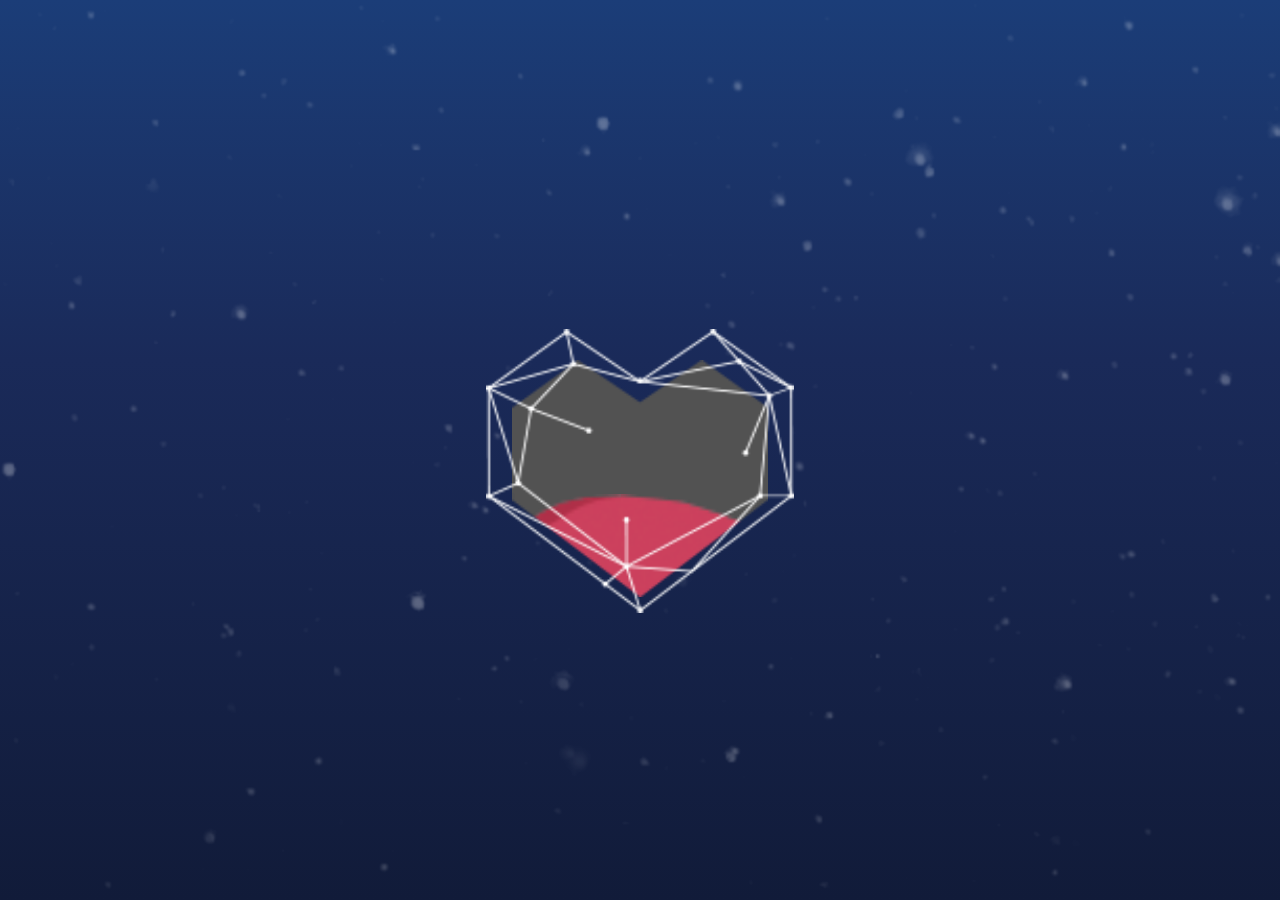
<file: page/index.html>
<!DOCTYPE>
<html>
<head>
    <meta charset="UTF-8">
    <title>时间回忆录</title>
    <meta http-equiv="X-UA-Compatible" content="IE=7"/>
    <meta http-equiv="Content-Type" content="text/html;charset=UTF-8" />
    <meta name="viewport" content="width=320, initial-scale=1.0, minimum-scale=1.0, maximum-scale=1.0, minimal-ui, user-scalable=no,target-densityDpi=super-high-dpi">
    <meta name="renderer" content="webkit">
    <meta name="apple-mobile-web-app-capable" content="yes" />
    <meta name="apple-mobile-web-app-status-bar-style" content="black" />
    <meta name="format-detection" content="telphone=no, email=no" />
    <meta name="HandheldFriendly" content="true">
    <meta name="MobileOptimized" content="320">
    <meta name="browsermode" content="application">
    <meta name="x5-page-mode" content="app">
    <meta name="msapplication-tap-highlight" content="no">
    <meta name="format-detection" content="telephone=no">
    <link href="css/style.css" type="text/css" rel="stylesheet" charset="utf-8" />
    <script src="js/jquery.js"></script>
    <script src="js/GSAP/TweenMax.min.js"></script>
    <script src="./js/GSAP/plugins/ScrollToPlugin.min.js"></script>
    <script src="js/hammer.min.js"></script>
    <script src="js/jquery.hammer.js"></script>
    <script src="js/jquery.cookie.js"></script>
    <script src="js/mScrollPage.js"></script>
    <script src="js/preLoad.js"></script>
    <script src="js/common.js"></script>

    <!--<script type="text/javascript">var cnzz_protocol = (("https:" == document.location.protocol) ? " https://" : " http://");document.write(unescape("%3Cspan class='cnzz_stat' id='cnzz_stat_icon_1257417163'%3E%3C/span%3E%3Cscript src='" + cnzz_protocol + "s4.cnzz.com/z_stat.php%3Fid%3D1257417163' type='text/javascript'%3E%3C/script%3E"));</script>-->

</head>
<body>
<div style="display:none"><img src='images/AX9A3193.JPG' /></div>
<div class="firstload">
    <img src="images/star0.png">
    <img src="images/star1.png">
    <img src="images/loading_heart1.png">
    <img src="images/loading_heart_wave.png">
    <img src="images/loading_light0.png">
    <img src="images/loading_heart_empty.png">
</div>
<div class="siteMain siteIndex">
    <!--<div class="btnMusic"><img src="images/btn_music.png"></div>-->
    <div class="mainContent canTouch">
        <div class="wrap">
            <div class="bg posabs"></div>
            <ul>
                <li class='sky0 fullScreenSzie dynamicBG'>
                    <ul>
                        <li><img src="images/star1.png"></li>
                    </ul>
                </li>
                <li class='sky1 fullScreenSzie'></li>
                <li class='sky2 fullScreenSzie isTableCell'>
                    <div class="stars posabs"></div>
                    <!--<div class="t0"><img src="images/index_t0.png"></div>-->
                    <!--<div class="t1"><img src="images/index_t1.png"></div>-->
                    <div class="p0">
                        <div class="star posabs"><img src="images/index_figure_star.png"></div>
                        <div class="figure"><img src="images/index_figure.png"></div>
                    </div>
                    <div class="b0">
                        <div class="wave0 posabs"><img src="images/index_b0_wave0.png"></div>
                        <div class="wave1 posabs"><img src="images/index_b0_wave1.png"></div>
                        冬瓜
                    </div>
                </li>
            </ul>
        </div>
    </div>
</div>

<div class="siteMain siteSelect">
    <div class="msgbox msgSelecctTips">
        <div class="wrap posabs">
            <div class="p0"><img src="images/select_tips.png"></div>
            <div class="w0">我们的故事<br>点击屏幕进入选择故事</div>
        </div>
    </div>
    <div class="mainContent">
        <div class="bg posabs"></div>
        <ul class="pos">
            <li class='hit'><div></div></li>
            <li><div></div></li>
            <li><div></div></li>
            <li><div></div></li>
            <li><div></div></li>
            <li><div></div></li>
            <li><div></div></li>
            <li><div></div></li>
            <li><div></div></li>
        </ul>
        <ul class="stars">
            <li v=0><div class="w">心墙</div><img src="images/star_p0.png"></li>
        </ul>

    </div>
</div>
<div class="siteMain sitePageLoad">
    <div class="mainContent fullScreenSzie isTableCell">
        <div class="bg posabs"></div>
        <div class="w0">1</div>
        <div class="w1">2</div>
        <div class="w2">0%</div>
    </div>
</div>
<div class="siteMain siteWork">
    <div class="msgbox msgShare">
        <div class="wrap">
            <div class="bg posabs"></div>
            <!--<div class="p0 posabs"><img src="images/work_p0.png"></div>-->
            <div class="b b0 posabs">其他故事</div>
        </div>
    </div>
    <div class="arrow"><img src="images/work_arrow.png"></div>
    <div class="mainContent">
        <ul>

            <!-- 				<li class='fullScreenSzie'>
                                <img src="images/works/w0/p_0.jpg">
                                <div class="title"><span class="t0">滕健作品，魅族手机拍摄</span><span class="t1">1/10</span></div>
                                <div class="word">你与我，相隔千里</div>
                            </li>
             -->
        </ul>
    </div>
</div>
<!-- <audio class="musicBox" id="musicTap" preload="metadata" src="mp3/tap.mp3"></audio> -->
</body>
</html>

<script>
    const abc = {}
    const cba = {}
    var photoScrollAction;
    var workSeeOver=0;
    var starsRunning=0;
    var worksArr = new Array();
    var workWArr = new Array();
    var itemId;
    var workId;
    var canTouch=1;
    var thisWorkId=0;
    var loadOverTimer;
    var photoArr = new Array();

    worksArr=[
        {"t":"触不到的恋人","c":"多希望，你就在我身旁。","id":3},
        {"t":"恋人","c":"兄弟以上，恋人已满。","id":1},
        {"t":"遥远的附近","c":"爱情，也许就在身边。","id":6},
        {"t":"初识","c":"初与君相识，犹如故人归。","id":4},
        {"t":"初遇","c":"缘深缘浅原如梦，絮言絮语续半生。","id":2},
        {"t":"初遇","c":"缘深缘浅原如梦，絮言絮语续半生。","id":8},
        {"t":"初恋","c":"有时候，分手，是为了以后更好地相爱。","id":5},
        {"t":"Online To Offline","c":"我们在虚拟世界相识，实打实地相爱。","id":7},
        {"t":"心墙","c":"我的心有一堵墙，但你为我开了窗。","id":0},
    ]

    workWArr[0]=["遇见妳，是最美丽的意外","是妳，让我在单身8年之后，重新相信爱情","这美好，恨不能早点相遇","我开始习惯有妳的陪伴","我喜欢妳求我买爆米花的样子","我喜欢妳假装不理我的样子","我喜欢有妳陪伴的旅行","我喜欢把妳背起来游戏","我喜欢和妳，迎着风，一起前行",]
    workWArr[1]=["我们在一起两年多了","认识自我的过程，我们花了很长时间","曾经一度怀疑是否能够找到真爱","直到某一天我们遇到了对方","接触之后，发现彼此都是对味的人","我们成为朋友，成为兄弟","也成为恋人","我们一起生活，一起跑步","时刻相互依偎在一起","一起勇敢爱下去",]
    workWArr[2]=[
        "我们曾在同一个城市上生活十几年，没有任何交集",
        "前世五百次的回眸，才会换来今生的擦肩而过。<br>今生短短的相见一面，前世又聚集了多少的情缘。",
        "十七岁那年的雨季<br>成长已慢慢接近",
        "我们在网上认识，却从未见过面<br>虽然现实中仅仅一墙之隔",
        "然而,命运的齿轮却已悄悄运转<br>也许一切都是命运石之门的选择",
        "也许是上天注定,遇见妳，是最美丽的意外",]
    workWArr[3]=["你与我，相隔千里","思念，真的是一种病","每天都要看看你，才能安稳入眠","每逢佳节，总想象你在我身边","这座城很小，到处都是你我的回忆","有时甚至幻想着，你会突然出现","任性的时候，就不顾一切飞到你身边","我们的故事，丰富到可以写成一篇长篇小说","而你，是我的最佳男主角","期待着有一天，能紧握你的手，大步往前走",]
    workWArr[4]=[
        "那年，我们步入了向往的大学生涯",
        "步入大学的我们都很迷茫",
        "而你如同一个天使，走进我的生活",
        "也许真的有前世，遇到你就有说不出的感觉",
        "每天聊天到深夜，我们成为朋友，成为兄弟",
        "也成为恋人",
      ]
    workWArr[5]=["分手一年之后，还是觉得彼此最舒服","习惯了彼此的依偎","习惯了彼此的陪伴","就连彼此的凝望都那么默契","创业的压力曾让我们失衡","还好我们理解了生活","爱情和事业都在我们共同的蓝图里","失而复得后，会更珍惜有你的时光","以及有你的风景","爱情有很多选择，但你是唯一",]
    workWArr[6]=["我们曾在同一个小镇上生活十几年，没有任何交集","这家烧烤店，你我都分别光临过无数次，却从没遇到过","距离很近，却又很远","直到某一天，我们无意中相遇","爱情来得太快，比小说里写的还更加意外","我去你的农科院，体验你的生活","曾经每日独自渡江上班，如今却有了你的陪伴","我们享受着彼此的肉体、精神以及其他一切","我们在遥远的附近，痛快地爱着",]
    workWArr[7]=["我们在网上认识，却从未见过面","在一次长板活动上，我们见到了对方","第一次短暂相处，便发现我们如此契合","分别后，彼此都在对方的心里住下了","喜欢和你在一起的感觉，便又飞到你身边","享受与你的每一次拥抱","在一起的时光，我们都分外珍惜","世界那么大，我只想和你相依一隅","纷扰喧闹的世界里，你最真实","感谢爱情，网住了我和你",]
    workWArr[8]=[
        "那年，我们步入了向往的大学生涯",
        "步入大学的我们都很迷茫",
        "而你如同一个天使，走进我的生活",
        "也许真的有前世，遇到你就有说不出的感觉",
        "每天聊天到深夜，我们成为朋友，成为兄弟",
        "也成为恋人",
        "每一次枕你入眠，都会确信，一见钟情并非传说","回忆第一次见面，红墙下的你，温柔又美丽","我们心照不宣，默契地牵起对方的手","我拖着你的脸颊，双眼诉说着永远","但爱情，有甜蜜，也有忧愁和叹息","我们跟所有情侣一样，会冷战，会矛盾","幸好，你会借着烟火的微光自省","我也会在心中回环往复地思念你","和好如初会更懂彼此的弥足珍贵","我们都坚定要把“一见钟情”变为“一眼永恒”",]



    //加载...
    $(function(){
        var preLoadImgList = new Array('images/index_bg.png', 'images/index_star0.png', 'images/index_star1.png','images/loading_heart_wave.png', 'images/star_p0.png', 'images/star_p1.png', 'images/star_p2.png', 'images/star_p3.png', 'images/star_p4.png', 'images/star_p5.png', 'images/star_p6.png', 'images/star_p7.png', 'images/star_p8.png');
        preLoad(preLoadImgList);
    })

    function siteLoaded(){

        setBGSize(640,1008);

        html='';
        for(i in worksArr){
            d=worksArr[i];
            html+='<li v='+i+' read=false><div class="item"><div class="w">'+d.t+'</div><img src="images/star_p'+i+'.png"></div></li>'
        }
        html+=html;
        $('.siteSelect .stars').html(html);

        if(location.href.indexOf('test.m.muzhibuluo.com')==-1){
            // $(".main").css("opacity",1);
            // TweenMax.to($(".siteLoading"),0.3,{x:0,autoAlpha:0,display:'none',onComplete:function(){$(".siteLoading").remove();}})
            // changePage(3);
        }

        $('.siteIndex .b0').hammer({}).on("tap pan", function(evt){
            buttonAnmi($(this),"closeDiv($('.siteIndex'));openDiv($('.siteSelect'));");
        })

        $('').hammer({}).on("pan", function(evt){
            deltaY=evt.gesture.deltaY
            deltaL=$('.siteSelect .stars').width()*4.3;
            deltaA=Math.asin(deltaY/-deltaL)/Math.PI*180
            // console.log(deltaA);
            // console.log(evt.gesture.deltaY)
            $('.siteSelect .stars li').each(function(){
                thisR=$(this)[0]._gsTransform.rotation;
                toR=thisR+deltaA;
                setAstar($(this),toR)
                // setAstar($(this),toR);
                // toR+=20;
            })
        });
        $('.siteSelect .stars li').each(function(){
            $(this).hammer({}).on("tap click", function(evt){
                obj=$(this);
                r=obj[0]._gsTransform.rotation % 360;
                if((r==360 || r==0) && canTouch==1){
                    canTouch=0;
                    // TweenMax.fromTo(obj.find('.w'),0.5,{autoAlpha:0, display:'block'},{autoAlpha:1})
                    // TweenMax.to(obj.find('img'),0.5,{autoAlpha:0})
                    // musicTap.play();

                    itemId=obj.attr('v');
                    workId=worksArr[itemId].id;
                    makeWork(itemId, workId);
                    // musicBox.src='mp3/m'+workId+'.mp3';
                    $('.sitePageLoad .w0').text(worksArr[itemId].t);
                    $('.sitePageLoad .w1').text(worksArr[itemId].c);
                    $('.msgShare').hide();
                    $('.siteSelect .stars li[v='+itemId+']').attr('read',true);

                    var anmi = new TimelineMax();
                    anmi
                        .fromTo(obj.find('.w'),0.5,{autoAlpha:0, display:'block'},{autoAlpha:1})
                        .to(obj.find('img'),0.5,{autoAlpha:0},'-=0.5')
                        .fromTo($('.siteSelect'),1,{autoAlpha:1},{autoAlpha:0,display:'none',delay:2})
                        .fromTo($('.sitePageLoad'),2,{autoAlpha:0,display:'block'},{autoAlpha:1,display:'block'},'-=2')
                        .fromTo($('.sitePageLoad .w0'),1,{y:'-=50%',autoAlpha:0},{y:'0%',autoAlpha:1})
                        .fromTo($('.sitePageLoad .w1'),1,{autoAlpha:0},{autoAlpha:1})
                        .fromTo($('.sitePageLoad .w2'),0.5,{autoAlpha:0},{autoAlpha:0.2})
                        .to($('.siteSelect .stars li[v='+itemId+'] img'),0,{autoAlpha:0})
                        .to($('.siteSelect .stars li[v='+itemId+'] .w'),0,{autoAlpha:1,display:'block',onComplete:loadingWork})
                    ;



                }
            });
        })
        $('.siteSelect').hammer({}).on("panend", function(evt){
            // if(starsRunning!=1){
            starsRunning=1;
            if(evt.gesture.deltaY>=0){
                aa=-1;
            }else{
                aa=1;
            }

            TweenMax.to($('.siteSelect .stars li[read=false] .w'),0.2,{autoAlpha:0, display:'none'})
            TweenMax.to($('.siteSelect .stars li[read=false] img'),0.2,{autoAlpha:1})
            time=0.5;
            $('.siteSelect .stars li').each(function(){
                thisR=$(this)[0]._gsTransform.rotation;
                // toR=thisR+20*aa;
                toR=Number($(this).attr('angle'))+20*aa;
                $(this).attr('angle',toR);
                setAstar($(this),toR,time)
            })
            setTimeout('starsRunning=0',time*1000);
            // }
        });
        $('.siteSelect .msgSelecctTips').hammer({}).on("tap pan", function(evt){
            closeDiv($('.msgSelecctTips'));
        })

        $('.siteWork ul').hammer({}).on("panup", function(evt){
            l=$('.siteWork ul li').length;
            id=thisWorkId+1;
            if(id<=l-1){
                changePager(id);
            }
            if(thisWorkId>=l-1 && workSeeOver==1){
                // canTouch=0;
                openDiv($('.msgShare'));
                var anmi = new TimelineMax();
                anmi
                    .fromTo($('.msgShare .p0'),1,{autoAlpha:0,y:'-=5%'},{autoAlpha:1,y:'0%'})
                    .fromTo($('.msgShare .b'),1,{autoAlpha:0,y:'+=20%'},{autoAlpha:1,y:'0%'})
                ;
            }
        })
        $('.siteWork ul').hammer({}).on("pandown", function(evt){
            l=$('.siteWork ul li').length;
            id=thisWorkId-1;
            if(id>=0){
                changePager(id);
            }
        })
        $('.siteWork .msgShare .bg').hammer({}).on("tap", function(evt){
            closeDiv($('.msgShare'));
        })
        $('.siteWork .msgShare .b0').hammer({}).on("tap", function(evt){
            resetWork();
            canTouch=1;
            $('.siteWork').hide();
            $('.msgShare').hide();
            $('.shareLayer').hide();
            buttonAnmi($(this),"openDiv($('.siteSelect'));");
            // buttonAnmi($(this),"closeDiv($('.msgShare'));closeDiv($('.shareLayer'));closeDiv($('.siteWork'));openDiv($('.siteSelect'));");
        })

        $('.siteWork .msgShare .b1').hammer({}).on("tap", function(evt){
            buttonAnmi($(this),"openDiv($('.shareLayer'));");
        })

        //滑动设置
        // photoScrollAction = new mScrollPage();
        // photoScrollAction.scroller = $('.siteWork .mainContent');
        // photoScrollAction.onBegin(function(thisId,nextId){
        // })
        // photoScrollAction.onComplete(function(thisId){
        // 	l=$('.siteWork ul li').length;
        // 	if(thisId>=l-1){
        // 		workSeeOver=1
        // 	}
        // })
        // photoScrollAction.onPanEnd(function(thisId){
        // 	console.log(thisId)
        // 	l=$('.siteWork ul li').length;
        // 	if(thisId>=l-1 && workSeeOver==1){
        // 		openDiv($('.msgShare'));
        // 	}
        // })
        // photoScrollAction.init();

        pageAnmi();
        setStars();
        // makeWork(0,3);
    }

    function changePager(id){
        if(canTouch==1){
            canTouch=0;
            obj0=$($('.siteWork ul li')[thisWorkId]);
            obj1=$($('.siteWork ul li')[id]);
            // console.log(thisWorkId+" : "+id)
            TweenMax.fromTo(obj0,0.5,{autoAlpha:1, display:'block'},{autoAlpha:0, display:'none'})
            TweenMax.fromTo(obj1,0.5,{autoAlpha:0, display:'none'},{autoAlpha:1, display:'block', delay:0.5, onComplete:function(){
                    thisWorkId=id;
                    canTouch=1;
                    l=$('.siteWork ul li').length;
                    if(thisWorkId>=l-1){
                        workSeeOver=1
                    }
                }})
        }
    }

    function loadingWork(){

        var count = 0;
        var fire = false;
        var fireFn = function(){
            fire = true;
            $(".siteLoading .txt span").text(per+'%');
            clearTimeout(loadOverTimer);
            loadOverTimer=setTimeout("closeDiv($('.sitePageLoad'));openDiv($('.siteWork'));canTouch=1",1000);
        }

        for(var i = 0, len = photoArr.length; i < len; i++){
            var img = new Image();
            var loadFn = function(e){
                count++;
                per=Math.floor((count/len)*100);
                $(".sitePageLoad .w2").text(per+'%');
                if (count >= len && !fire) {
                    fireFn();
                };
            }
            img.onload = loadFn;
            img.onerror = loadFn;
            img.src = photoArr[i];
        }
    }
    //制作相册
    function makeWork(itemId,workId){
        data=workWArr[workId];
        photoArr=new Array();
        html='';
        l=data.length;
        for(i in data){
            photoArr.push('images/works/w'+workId+'/p_'+i+'.jpg');
            html+='<li>';
            html+='	<img  src="images/works/w'+workId+'/p_'+i+'.jpg">';
            html+='	<div class="title"><span class="t1">'+(Number(i)+1)+'/'+l+'</span></div>';
            html+='	<div class="word">'+data[i]+'</div>';
            html+='</li>';
        }
        $('.siteWork ul').html(html);
        $('.siteWork ul li').hide();
        $($('.siteWork ul li')[0]).show();
        // photoScrollAction.goto(0);
        // photoScrollAction.thisId=0;
        workSeeOver=0;
        thisWorkId=0;


        // loadingWork();
    }
    function resetWork(){
        // photoScrollAction.goto(0);
        // photoScrollAction.thisId=0;
        $('.siteWork .mainContent').scrollTop(0)
    }
    //星盘设置
    function setStars(){
        var toR=-80;
        $('.siteSelect .stars li').each(function(){
            $(this).attr('angle',toR);
            setAstar($(this),toR,0);
            toR+=20;
        })
    }
    //每个星座设置
    function setAstar(obj,toR,time){
        toR=toR%360;
        // toS=(90-Math.abs(toR))/90 * Math.cos(toR/180*Math.PI);
        toS=Math.abs(Math.cos(toR/180*Math.PI));
        toS*=toS;
        if(toR==0 || toR==360){
            toA=1;
            id=obj.attr('v');
            $('.siteSelect .pos li').removeClass('hit')
            $($('.siteSelect .pos li')[id]).addClass('hit')
        }else{
            toA=0.3;
        }
        TweenMax.to(obj,time,{force3D:true, rotation:toR+'_short', ease:Back.easeOut, transformOrigin:'430% 50%'})
        TweenMax.to(obj.find('.item'),time,{force3D:true, scale:toS, autoAlpha:toA, ease:Back.easeOut, transformOrigin:'center center'})
    }
    //开场
    function pageAnmi(){
        //流星
        for(i=0;i<20;i++){
            html='<li><img src="images/star1.png"></li>';
            $('.siteIndex .sky0 ul').append(html);
        }
        $('.siteIndex .sky0 ul li').each(function(){
            obj=$(this);
            toS=Math.random()*0.5+0.3;

            toX=obj.width();
            // toY=Math.random()*($(window).height()*0.5)-obj.height()*toS;
            toY=Math.random()*($(window).height()*1.5);

            TweenMax.to(obj,0,{x:toX, y:toY, scaleX:-toS, scaleY:toS, autoAlpha:toS})

            toX2=-($(window).width()+obj.width()*toS);
            toY2=obj.height()*toS*6+toY;
            delay=Math.random()*4+1;
            repeatDelay=Math.random()*2+1;
            time=Math.random()*3+3;

            TweenMax.to(obj,time,{force3D:true, x:toX2, y:toY2, delay:delay, repeat:-1, repeatDelay:repeatDelay, ease:Expo.easeOut})

        })

        var anmi = new TimelineMax();
        toT=-($('.siteIndex .mainContent .wrap').height()-$(window).height());
        anmi
            .to($('.siteIndex .mainContent .wrap'),9,{force3D:true, y:toT, /*ease:Linear.easeNone*/},'+=5')
            // .to($('.siteIndex .mainContent .wrap'),1,{force3D:true, y:toT, /*ease:Linear.easeNone*/},'+=0')
            .from($('.siteIndex .t0'),1,{autoAlpha:0,y:'50%'},'-=6')
            .from($('.siteIndex .t1'),1,{autoAlpha:0,y:'50%'},'-=5')
            .from($('.siteIndex .p0 .star'),2,{autoAlpha:0,scale:1.2},'-=4')
            .from($('.siteIndex .p0 .figure'),2,{autoAlpha:0},'-=3')
            .from($('.siteIndex .stars'),2,{autoAlpha:0},'-=2')
            .from($('.siteIndex .b0'),0.5,{autoAlpha:0,y:'10%'},'-=1')
            .from($('.siteIndex .b0 .wave0'),1,{scaleX:0.5, autoAlpha:0, transformOrigin:"left center"})
            .from($('.siteIndex .b0 .wave1'),1,{scaleX:0.5, autoAlpha:0, transformOrigin:"right center", onComplete:indexStar},'-=1')
        // .to($('.siteIndex .p0 .star'),1,{autoAlpha:0.3, repeat:-1, yoyo:true})

        // .to($('.page0 .w0 .tips img'),2,{bezier:{type:'quadratic', values:[{scale:0, autoAlpha:1},{scale:2, autoAlpha:1},{scale:2, autoAlpha:0}]}, repeat:-1, ease:Expo.easeOut});
        ;
        // pageAnmiArr.push(anmi);
        // anmi.pause(0);

        function indexStar(){
            TweenMax.to($('.siteIndex .p0 .star'),1,{autoAlpha:0.1, delay:0.5, repeat:-1, yoyo:true})
            TweenMax.to($('.siteIndex .stars'),1,{autoAlpha:0.3, repeat:-1, yoyo:true})
        }

        TweenMax.fromTo($('.siteSelect .mainContent .bg'),1,{autoAlpha:1},{autoAlpha:0.3, repeat:-1, yoyo:true})
        TweenMax.fromTo($('.siteSelect .msgSelecctTips .wrap .p0'),1,{rotation:5},{rotation:-5, repeat:-1, yoyo:true, transformOrigin:'right center'})
        // TweenMax.fromTo($('.sitePageLoad .w0'),1,{y:0},{y:-10, repeat:-1, yoyo:true})
        TweenMax.fromTo($('.sitePageLoad .bg'),1,{autoAlpha:1,},{autoAlpha:0.3, repeat:-1, yoyo:true})
        TweenMax.fromTo($('.siteWork .arrow'),0.5,{y:0,},{y:5, repeat:-1, yoyo:true})
        TweenMax.fromTo($('.shareLayer .p0'),1,{autoAlpha:1,},{autoAlpha:0.2, repeat:-1, yoyo:true})
        TweenMax.fromTo($('.shareLayer .p1'),1,{y:0,},{y:10, repeat:-1, yoyo:true})
    }


    //初始化数据
    // getUserData();
    // function getUserData(){
    //     $.ajax({
    //         type: "GET",
    //         url:"/biz/meizu_s01e04/init",
    //         data:{instance:$.getUrlParam('instance')},
    //         dataType:'json',
    //         success: function(data) {
    //             if(data.success==true){
    //                 myGameDate=data.data;
    //                 // alert(JSON.stringify(myGameDate));
    //                 //调用微信接口
    //                 $.getScript("http://res.wx.qq.com/open/js/jweixin-1.0.0.js",function(){
    //                     getWxJsRole();
    //                 })
    //             }else{
    //                 alert(data.msg);
    //             }
    //         },
    //         beforeSend: function(){
    //             // $(".ajaxLoading").show();
    //         },
    //         complete: function(data){
    //             // $(".ajaxLoading").hide();
    //         }
    //
    //     })
    // }

</script>
</file>
<file: page/css/style.css>
body,html{margin:0;padding:0;width:100%;height:100%;font-size:100%;font-family:'微软雅黑','Arial','clean','sans-serif';color:#fff;background: #000;}
a{color:#757575;text-decoration:none;}
a:hover{color:#999;}
a img{border:0px;}
img{width:100%;vertical-align:middle;}
ul{list-style-type:none;padding:0;margin:0;}
input[type=text]{font-family:'微软雅黑','Arial','clean','sans-serif';margin:0;padding:0;-webkit-box-shadow:none;-webkit-appearance:none;}
textarea[type=text]{font-family:'微软雅黑','Arial','clean','sans-serif';margin:0;padding:0;-webkit-box-shadow:none;-webkit-appearance:none;}

.clearboth{clear:both;}
.isTableCell{display: table-cell;vertical-align: middle;overflow: hidden;}
.msgbox{}
.posabs{position: absolute;}
.siteMain{height: 100%;width: 100%;position: absolute;}

.cnzz_stat{display: none;}
.musicBox{display: none;}
.testLayer{position: fixed;left: 0%;top: 0;z-index:9999999;word-break: break-all;width: 30%;height: 15%;display: none1;}
.shareLayer{height: 100%;width: 100%;position: fixed; z-index: 1201;background:rgba(0,0,0,0.9);display: none;}
.shareLayer .p0{width: 55%;position: absolute;right:2%;top:2%;}
.shareLayer .p1{width: 40%;position: absolute;right:8%;top:11%;letter-spacing: 2px; font-weight: 10;color:#878889;text-align: center;}

/*LOADING*/
.firstload{display: none;}
.siteLoading{position:fixed;top:0;right:0;width:100%;height:100%;z-index:999999; background: -webkit-gradient(linear, 0 0, 0 100%, from(#1b3d78), color-stop(0.4, #1a2a59), to(#111b39) );}
.siteLoading>.bg{width: 100%;height:100%;left:0%;top:0%;background: url('../images/star0.png') no-repeat;opacity: 0.3;}
.siteLoading .starline0{width: 20%;left:2%;top:2%;display: none;}
.siteLoading .starline1{width: 10%;right:2%;top:50%;display: none;}
.siteLoading .heart{width: 20%;left:40%;top:40%;}
.siteLoading .heart .wrap{width: 100%;left:0%;top:0%;background: #525252;-webkit-mask:url('../images/loading_heart0.png') no-repeat center center;-webkit-mask-size:100% 100%;}
.siteLoading .heart .h0{z-index: 3;width: 120%;left:-10%;top:-13%;}
/*.siteLoading .heart .h1{left:-10%;top:84%;width: 240%;height:120%;}*/
.siteLoading .heart .h1{left:-10%;bottom:0%;width: 240%;height:0%;}
.siteLoading .heart .h1 .wrap1{left:0%;top:0%;width: 100%;height:100%;}
.siteLoading .heart .h1 li{display:inline-block;white-space: nowrap; width: 50%;height:100%;background: url('../images/loading_heart_wave.png') center top;background-size: 100%;z-index: 2;}
.siteLoading .heart .star{width: 100%;height: 100%;top:400%;}
.siteLoading .heart .star li{position: absolute;width: 20%;left:40%;opacity: 0;}

.ajaxLoading {position: fixed;width: 100%;height:100%;left:0%;top:0%;background: url('../images/ajaxLoading.gif') no-repeat center center rgba(0,0,0,0.8);background-size: 20%; z-index: 1001;display: none;}
.btnStyle0{background: url('../images/btn_bg0.png') no-repeat;background-size: 100% 100%;display: inline-block;color:#2d1903;font-size:150%;font-size:5vw;font-weight: bold;margin: 0% 2% 3% 2%; padding:8px 24px;}

.siteMain .msgbox{position: absolute; left: 0;top: 0;width: 100%;height: 100%;background: rgba(0,0,0,0.8);text-align: center;z-index: 200;display: none;}
.siteMain .msgbox .wrap0{left: 10%;top: 50%; width: 80%;margin-top: -35%;}
.siteMain .msgbox .close{right: 7%;top: 5vw; width: 9%;}

.siteMain .btnMusic{position: fixed; width: 6%;right:1%;top:1%;z-index: 999;}
.siteMain .mainContent{height:100%;overflow: hidden;}

.siteIndex{display: none1;}
/*.siteIndex .mainContent .wrap{position: relative;background: -webkit-gradient(linear, 0 0, 0 100%, from(#1f437f), color-stop(0.6, #1c3c77), color-stop(0.8, #0c194b), to(#00041d) );}*/
.siteIndex .mainContent .wrap{position: relative;background: url('../images/index_bg.png') no-repeat left top;background-size: 100% 100%;}
.siteIndex .mainContent .bg{width:100%;height:100%;background: url('../images/index_star1.png') no-repeat center bottom; background-size: 100%;opacity: 0.8;}
.siteIndex .mainContent ul li{position: relative;z-index: 3;}
.siteIndex .mainContent .sky0{background: url('../images/star0.png') no-repeat center bottom; background-size: 100%;}
.siteIndex .mainContent .sky0 ul li{position: absolute;width: 30%;right:0;top:0;}
.siteIndex .mainContent .sky2 .stars{width: 100%;height:100%;left:0%;top:0%;background: url('../images/index_star0.png') no-repeat center center;background-size: 90%;}
.siteIndex .mainContent .sky2 .t0{width: 62%;margin: 5% auto;}
.siteIndex .mainContent .sky2 .t1{width: 87%;margin: 5% auto;}
.siteIndex .mainContent .sky2 .p0{width: 45%;margin: 10% auto;width:33vh;margin:5vh auto;position: relative;}
.siteIndex .mainContent .sky2 .p0 .star{width: 81%;left: 13%; top:9%;}
.siteIndex .mainContent .sky2 .b0{width: 16%;padding:3% 2%;margin: 5% auto;position: relative;border: 2px solid #A8A9B2;border-radius: 50px;font-size:80%;font-weight: 10;color:#A8A9B2;text-align: center;}
.siteIndex .mainContent .sky2 .b0 .wave0{width:200%;left:-200%;top:8%;}
.siteIndex .mainContent .sky2 .b0 .wave1{width:200%;left:100%;top:8%;}

.siteSelect{background: -webkit-gradient(linear, 0 0, 0 100%, from(#1b3d78), color-stop(0.4, #1a2a59), to(#111b39) );display: none;}
.siteSelect .mainContent{position: relative;background: url('../images/index_star1.png') no-repeat center bottom; background-size: 100%;}
.siteSelect .mainContent .bg{width:100%;height:100%;background: url('../images/index_star0.png') no-repeat center center;background-size: 90%;}
.siteSelect .mainContent .stars{position: absolute;width:24%;left:38%;top:40%;}
.siteSelect .mainContent .stars li{position: absolute;width:100%;left:0%;top:0%;}
.siteSelect .mainContent .stars li .w{font-size:90%;position: absolute;left:-25%;top:20%;width: 150%;line-height: 300%;white-space: nowrap;border: 1px solid #fff;border-radius: 50px; text-align: center;display: none;}

.siteSelect .mainContent .pos{position: absolute;left:5%;top:30%;}
.siteSelect .mainContent .pos li{margin: 5vw 0;opacity: 0.5;transform: rotate(45deg);-webkit-transform: rotate(45deg);}
.siteSelect .mainContent .pos li.hit{border: 1px solid #fff;opacity: 1}
.siteSelect .mainContent .pos li div{width: 4px;height: 4px;background: #fff;margin: 3px;border: 1px solid #fff;}

.siteSelect .msgSelecctTips {display: block;}
.siteSelect .msgSelecctTips .wrap{width: 50%;right:5%;top:40%;}
.siteSelect .msgSelecctTips .wrap .p0{width: 50%;margin: 15% auto;}

.sitePageLoad{background: -webkit-gradient(linear, 0 0, 0 100%, from(#1b3d78), color-stop(0.4, #1a2a59), to(#111b39) );display: none;}
.sitePageLoad .mainContent{position: relative;background: url('../images/index_star1.png') no-repeat center bottom; background-size: 100%;}
.sitePageLoad .mainContent .bg{width:100%;height:100%;background: url('../images/index_star0.png') no-repeat center center;background-size: 90%;}

.sitePageLoad .mainContent .w0{width: 34%;margin:3% auto;line-height: 300%;white-space: nowrap;border: 1px solid #fff;border-radius: 50px; text-align: center;font-size:90%;}
.sitePageLoad .mainContent .w1{width: 100%;margin:2% auto;text-align: center;}
.sitePageLoad .mainContent .w2{width: 100%;text-align: center;font-size: 80%;opacity: 0.2;}


/*.siteWork{background: -webkit-gradient(linear, 0 0, 0 100%, from(#1b3d78), color-stop(0.4, #1a2a59), to(#111b39) );display: none;}*/
.siteWork{background: #000;display: none;}
.siteWork .arrow{left:46%;bottom:2%;width: 6%;position: fixed;}
.siteWork .mainContent{position: relative;background: url('../images/index_star1.png') no-repeat center bottom; background-size: 100%;}

.siteWork .mainContent ul{width: 100%;background: rgba(0,0,0,0.5);}
.siteWork .mainContent li{position: absolute;left: 0;top: 0;width: 100%;height: 100%;}
.siteWork .mainContent li .title{margin: 2% auto;opacity: 0.4;font-size: 80%;}
.siteWork .mainContent li .t0{padding-left: 4%;float:left;}
.siteWork .mainContent li .t1{padding-right: 4%;float:right;}
.siteWork .mainContent li .word{clear:both;text-align: center;margin: 25% auto;margin: 12vh auto;font-size: 90%;font-weight: 100;padding: 0 2%}


.siteWork .msgShare {background: rgba(0,0,0,0.85);display: none;}
.siteWork .msgShare .wrap .bg{left:0%;top:0%;width: 100%;height: 100%;}
.siteWork .msgShare .wrap .p0{left:27%;top:50%;width: 46%;margin: -55% auto;z-index: 3;}
.siteWork .msgShare .wrap .b{padding:2% 4%;border: 2px solid #A8A9B2;border-radius: 50px;width: 20%;z-index: 3;font-size:85%;font-weight: 10;color:#A8A9B2;text-align: center;}
/*.siteWork .msgShare .wrap .b img{width: auto;height: 4vw;}*/
.siteWork .msgShare .wrap .b0{left:10%;bottom:5%;}
.siteWork .msgShare .wrap .b1{right:10%;bottom:5%;}




.wrap  .b.b0.posabs {
    left: 50% !important;
    top: 50%!important;
    transform: translate(-50%,-50%)!important;
    bottom: inherit!important;
}
</file>
